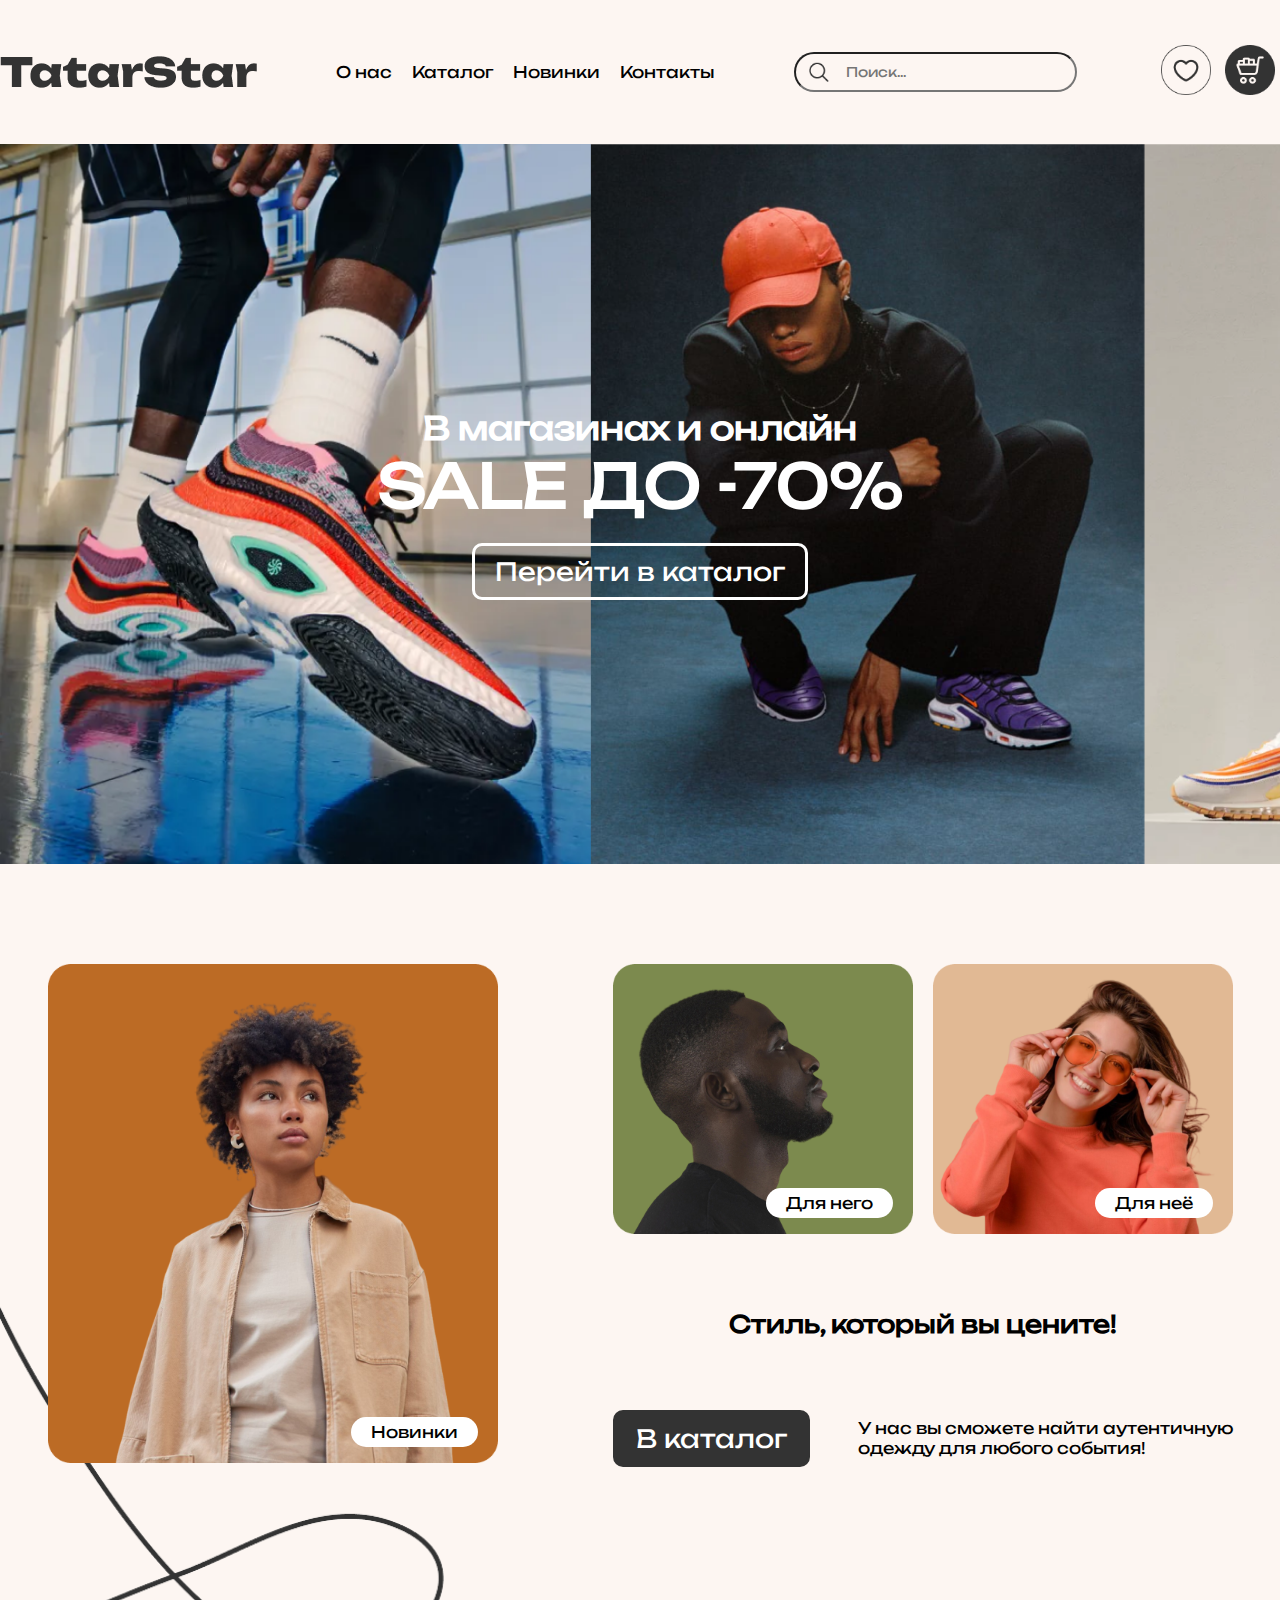
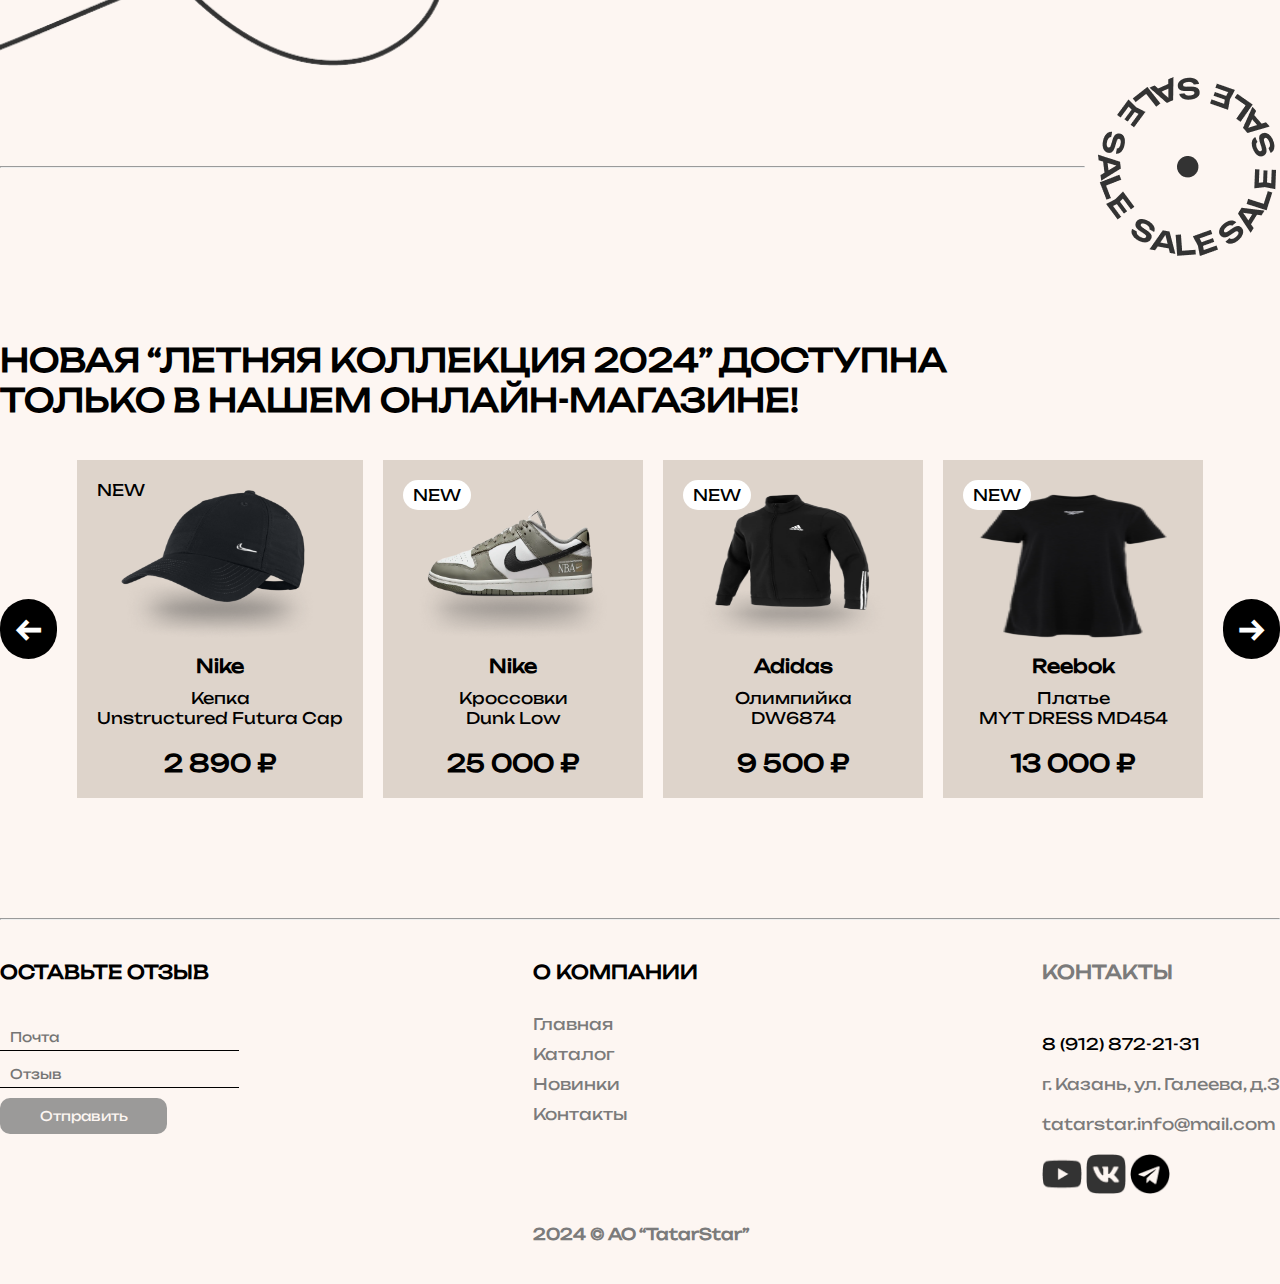
<file: index.html>
<!DOCTYPE html>
<html lang="ru">
  <head>
    <meta charset="UTF-8" />
    <meta name="viewport" content="width=device-width, initial-scale=1.0" />
    <title>Tatarstar</title>
    <link rel="stylesheet" href="assets/css/style.css" />
  </head>
  <body>
    <!-- header start -->
    <header class="content">
      <div class="header-block">
        <img src="assets/images/logo/TatarStar.png" alt="" />
        <nav>
          <a href="index.html">О нас</a>
          <a href="catalog.html">Каталог</a>
          <a href="#">Новинки</a>
          <a href="#">Контакты</a>
        </nav>
        <form>
          <img src="assets/images/header/Vector.png" alt="" />
          <input type="text" placeholder="Поиск..." />
        </form>
        <div class="icons">
          <img src="assets/images/header/icon_2.png" alt="" />
          <a href="bag.html"><img src="assets/images/header/icon.png" alt="" /></a>
        </div>
      </div>
    </header>
    <!-- header end -->

    <!-- banner start -->
    <div class="banner">
      <div class="banner-block content py-80">
        <h1>
          В магазинах и онлайн <br />
          <span>SALE ДО -70%</span>
        </h1>
        <a href="#">Перейти в каталог</a>
      </div>
    </div>
    <!-- banner end -->

    <!-- category start -->
    <div class="category">
      <div class="category-block content">
        <div class="new-img">
          <img class="glav" src="assets/images/category/new.png" alt="" />
          <p class="new-text">Новинки</p>
        </div>
        <div class="cat-info">
          <div class="cat-info-img">
            <div class="he-img">
              <img src="assets/images/category/he.png" alt="" />
              <p class="he-text">Для него</p>
            </div>
            <div class="she-img">
              <img src="assets/images/category/she.png" alt="" />
              <p class="she-text">Для неё</p>
            </div>
          </div>
          <h2>Стиль, который вы цените!</h2>
          <div class="cat-bye">
            <a href="#">В каталог</a>
            <p>
              У нас вы сможете найти аутентичную <br />
              одежду для любого события!
            </p>
          </div>
        </div>
      </div>
    </div>
    <!-- category end -->

    <div class="line content">
      <hr />
      <img src="assets/images/category/round.png" alt="" />
    </div>

    <!-- popular start -->
    <div class="popular content py-80">
      <h1>
        Новая “ЛЕТняя коллекция 2024” доступна <br />
        только в нашем онлайн-магазине!
      </h1>

      <div class="pop-block">
        <div class="pop-slider">
          <h1>←</h1>
        </div>

        <div class="popular-cards">
          <div class="popular-card">
            <div class="pop-card-info">
              <img src="assets/images/popular/kepka.png" alt="" />
              <h3>Nike</h3>
              <p>
                Кепка <br />
                Unstructured Futura Cap
              </p>
              <h2>2 890 ₽</h2>
            </div>
            <p class="new">NEW</p>
          </div>

          <div class="popular-card">
            <div class="pop-card-info">
              <img src="assets/images/popular/kross.png" alt="" />
              <h3>Nike</h3>
              <p>
                Кроссовки <br />
                Dunk Low
              </p>
              <h2>25 000 ₽</h2>
            </div>
            <p class="new-2">NEW</p>
          </div>

          <div class="popular-card">
            <div class="pop-card-info">
              <img src="assets/images/popular/bonber.png" alt="" />
              <h3>Adidas</h3>
              <p>
                Олимпийка <br />
                DW6874
              </p>
              <h2>9 500 ₽</h2>
            </div>
            <p class="new-2">NEW</p>
          </div>

          <div class="popular-card">
            <div class="pop-card-info">
              <img src="assets/images/popular/dress.png" alt="" />
              <h3>Reebok</h3>
              <p>
                Платье <br />
                MYT DRESS MD454
              </p>
              <h2>13 000 ₽</h2>
            </div>
            <p class="new-2">NEW</p>
          </div>
        </div>
        <div class="pop-slider">
          <h1>→</h1>
        </div>
      </div>
    </div>

    <!-- popular end -->

    <hr class="content" />

    <!-- footer start -->
    <footer class="content">
      <form>
        <h3>ОСТАВЬТЕ ОТЗЫВ</h3>
        <input type="text" placeholder="Почта" />
        <input type="text" placeholder="Отзыв" />
        <button>Отправить</button>
      </form>

      <div class="company-info">
        <h3>О КОМПАНИИ</h3>
        <nav>
          <a href="#">Главная</a>
          <a href="catalog.html">Каталог</a>
          <a href="#">Новинки</a>
          <a href="#">Контакты</a>
        </nav>
        <h4>2024 © АО “TatarStar”</h4>
      </div>

      <div class="contact">
        <h3>КОНТАКТЫ</h3>
        <a class="tel" href="tel:8 (912) 872-21-31">8 (912) 872-21-31</a>
        <p>г. Казань, ул. Галеева, д.3</p>
        <a class="mail" href="mailto:tatarstar.info@mail.com"
          >tatarstar.info@mail.com</a
        >
        <div class="social">
          <img src="assets/images/footer/youtube.png" alt="" />
          <img src="assets/images/footer/vk.png" alt="" />
          <img src="assets/images/footer/tg.png" alt="" />
        </div>
      </div>
    </footer>
    <!-- footer end -->
  </body>
</html>
</file>
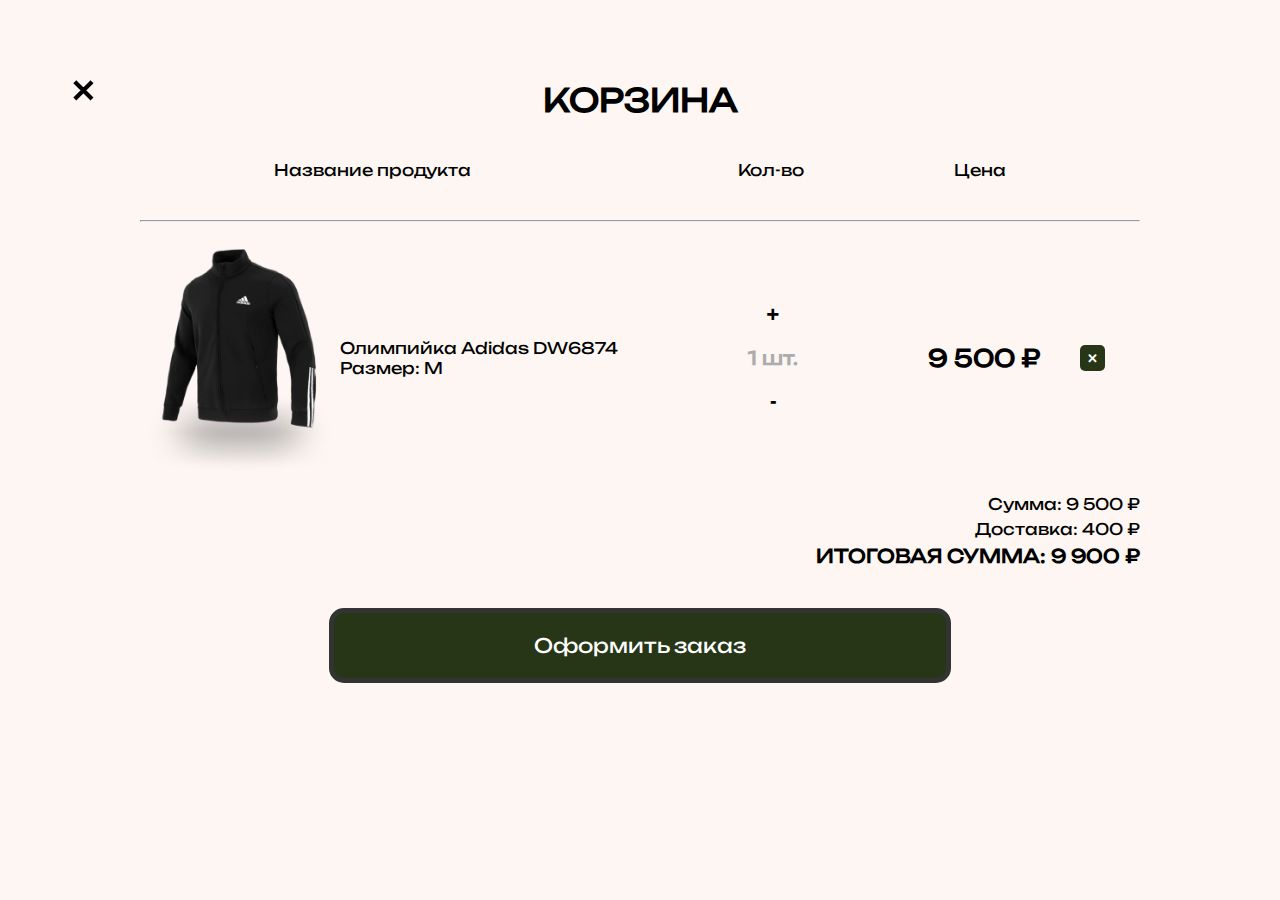
<file: bag.html>
<!DOCTYPE html>
<html lang="ru">
  <head>
    <meta charset="UTF-8" />
    <meta name="viewport" content="width=device-width, initial-scale=1.0" />
    <title>Корзина</title>
    <link rel="stylesheet" href="assets/css/style.css" />
  </head>
  <body>
    <!-- bag start -->
    <div class="bag content py-80">
      <h1 class="close">✕</h1>
      <h1>КОРЗИНА</h1>
      <div class="naimenov">
        <h4>Название продукта</h4>
        <div class="parametr">
          <h4>Кол-во</h4>
          <h4>Цена</h4>
        </div>
      </div>
      <hr class="content" />
      <div class="zakaz">
        <div class="vibor">
          <img src="assets/images/popular/bonber.png" alt="" />
          <div class="zakaz-text">
            <p>Олимпийка Adidas DW6874</p>
            <p>Размер: М</p>
          </div>
        </div>
        <div class="count">
          <h3>+</h3>
          <h3 class="kolvo">1 шт.</h3>
          <h3>-</h3>
        </div>
        <div class="sena">
          <h2>9 500 ₽</h2>
          <h5 class="krest">✕</h5>
        </div>
      </div>

      <div class="itog">
        <p>Сумма: 9 500 ₽</p>
        <p>Доставка: 400 ₽</p>
        <h3>ИТОГОВАЯ СУММА: 9 900 ₽</h3>
      </div>
      <div class="oformlenie">
        <button>Оформить заказ</button>
      </div>
    </div>
    <!-- bag end -->
  </body>
</html>
</file>
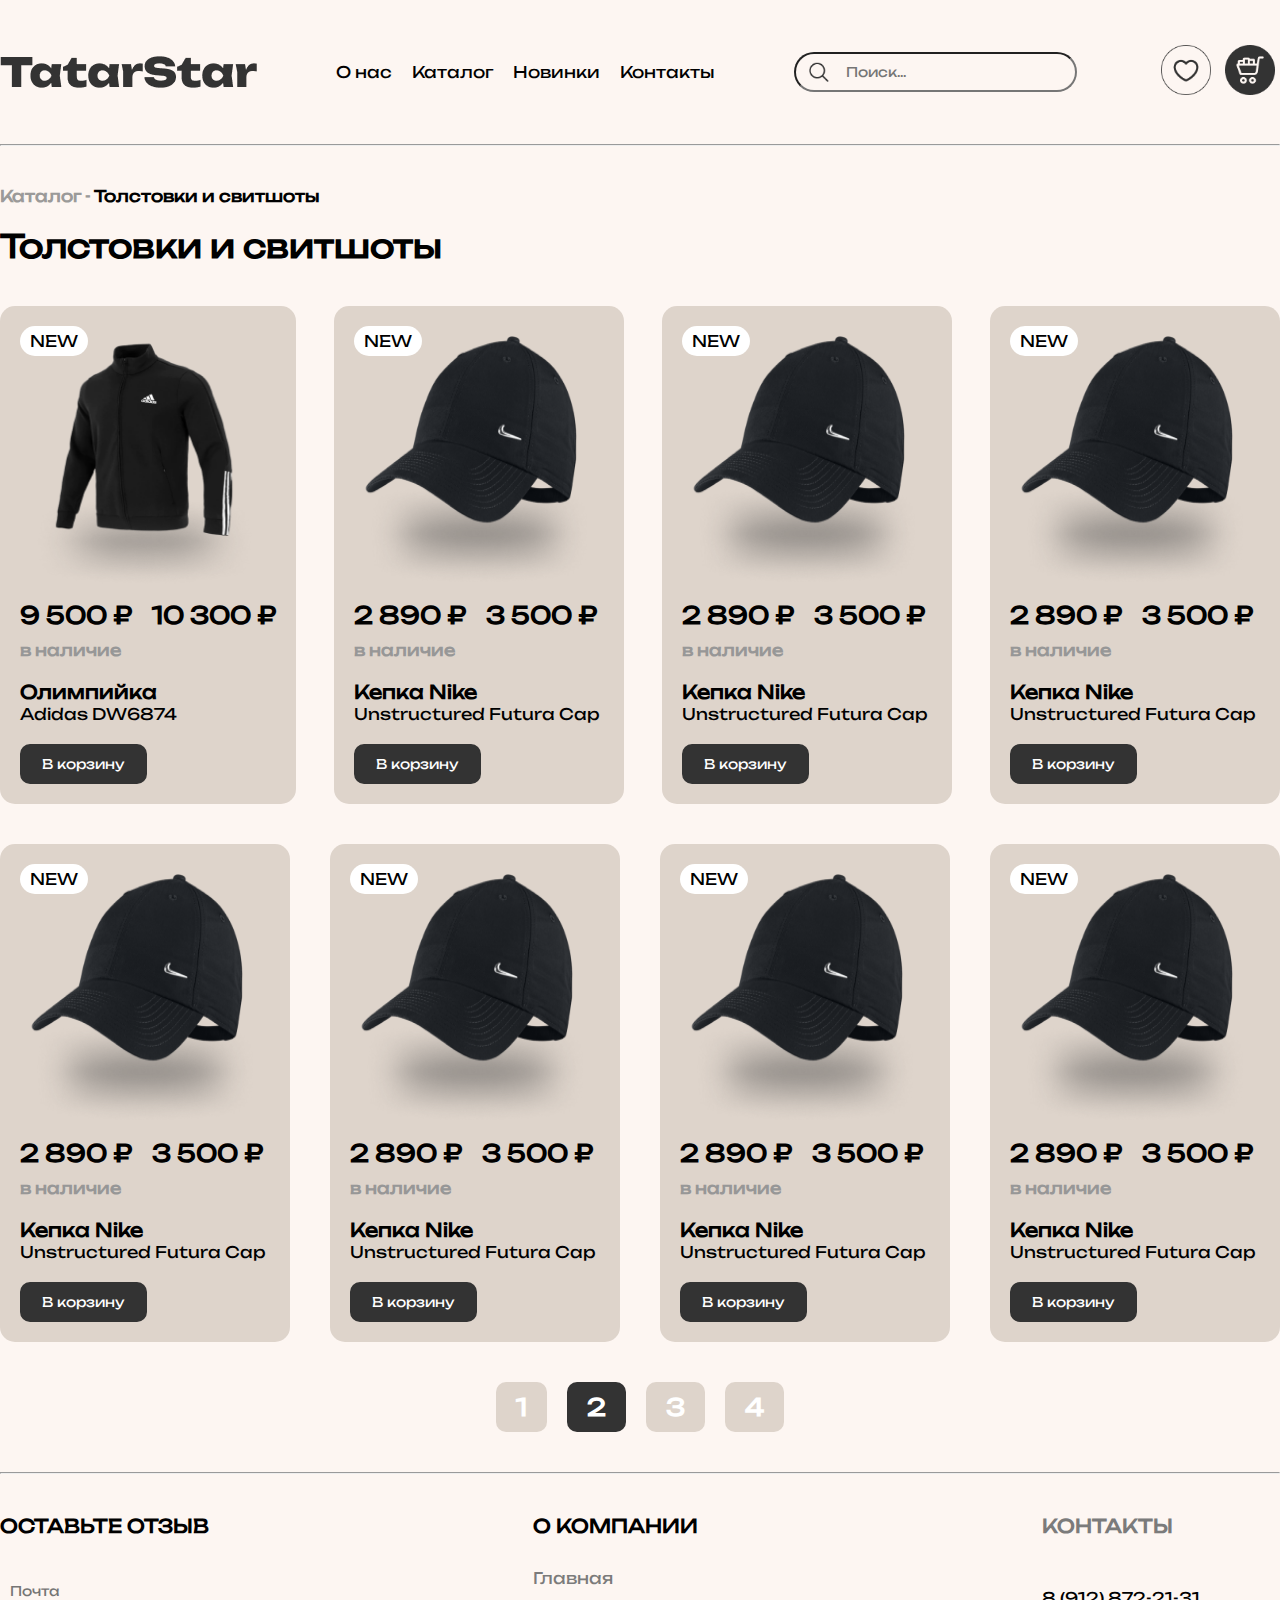
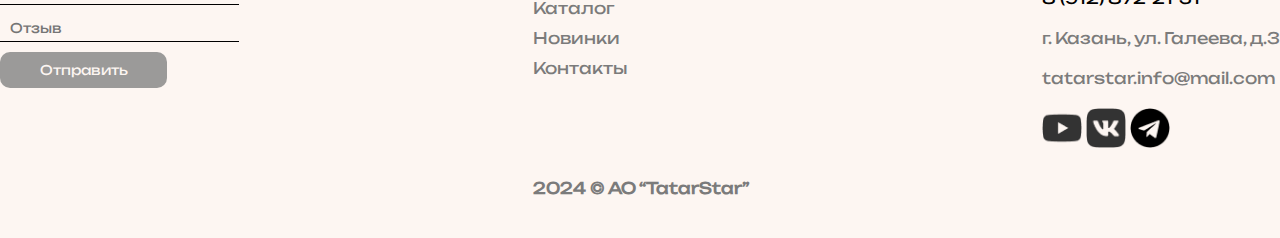
<file: catalog.html>
<!DOCTYPE html>
<html lang="ru">
  <head>
    <meta charset="UTF-8" />
    <meta name="viewport" content="width=device-width, initial-scale=1.0" />
    <title>Каталог</title>
    <link rel="stylesheet" href="assets/css/style.css" />
  </head>
  <body>
    <!-- header start -->
    <header class="content">
      <div class="header-block">
        <img src="assets/images/logo/TatarStar.png" alt="" />
        <nav>
          <a href="index.html">О нас</a>
          <a href="catalog.html">Каталог</a>
          <a href="#">Новинки</a>
          <a href="#">Контакты</a>
        </nav>
        <form>
          <img src="assets/images/header/Vector.png" alt="" />
          <input type="text" placeholder="Поиск..." />
        </form>
        <div class="icons">
          <img src="assets/images/header/icon_2.png" alt="" />
          <a href="bag.html"><img src="assets/images/header/icon.png" alt="" /></a>
        </div>
      </div>
    </header>
    <!-- header end -->
    <hr class="content" />

    <!-- catalog start -->
    <div class="catalog content">
      <h4><span>Каталог -</span> Толстовки и свитшоты</h4>
      <h1>Толстовки и свитшоты</h1>
      <div class="catalog-cards">
        <div class="catalog-card">
          <div class="cat-card-info">
            <a href="tovar_card.html"><img src="assets/images/popular/bonber.png" alt="" /></a>
            <div class="price">
              <h2>9 500 ₽</h2>
              <h2 class="star">10 300 ₽</h2>
            </div>
            <h4>в наличие</h4>
            <h3>Олимпийка</h3>
            <p>Adidas DW6874</p>
            <button>В корзину</button>
          </div>
          <p class="new-3">NEW</p>
        </div>

        <div class="catalog-card">
          <div class="cat-card-info">
            <img src="assets/images/popular/kepka.png" alt="" />
            <div class="price">
              <h2>2 890 ₽</h2>
              <h2 class="star">3 500 ₽</h2>
            </div>
            <h4>в наличие</h4>
            <h3>Кепка Nike</h3>
            <p>Unstructured Futura Cap</p>
            <button>В корзину</button>
          </div>
          <p class="new-3">NEW</p>
        </div>

        <div class="catalog-card">
          <div class="cat-card-info">
            <img src="assets/images/popular/kepka.png" alt="" />
            <div class="price">
              <h2>2 890 ₽</h2>
              <h2 class="star">3 500 ₽</h2>
            </div>
            <h4>в наличие</h4>
            <h3>Кепка Nike</h3>
            <p>Unstructured Futura Cap</p>
            <button>В корзину</button>
          </div>
          <p class="new-3">NEW</p>
        </div>

        <div class="catalog-card">
          <div class="cat-card-info">
            <img src="assets/images/popular/kepka.png" alt="" />
            <div class="price">
              <h2>2 890 ₽</h2>
              <h2 class="star">3 500 ₽</h2>
            </div>
            <h4>в наличие</h4>
            <h3>Кепка Nike</h3>
            <p>Unstructured Futura Cap</p>
            <button>В корзину</button>
          </div>
          <p class="new-3">NEW</p>
        </div>
      </div>

      <div class="catalog-cards">
        <div class="catalog-card">
          <div class="cat-card-info">
            <img src="assets/images/popular/kepka.png" alt="" />
            <div class="price">
              <h2>2 890 ₽</h2>
              <h2 class="star">3 500 ₽</h2>
            </div>
            <h4>в наличие</h4>
            <h3>Кепка Nike</h3>
            <p>Unstructured Futura Cap</p>
            <button>В корзину</button>
          </div>
          <p class="new-3">NEW</p>
        </div>

        <div class="catalog-card">
          <div class="cat-card-info">
            <img src="assets/images/popular/kepka.png" alt="" />
            <div class="price">
              <h2>2 890 ₽</h2>
              <h2 class="star">3 500 ₽</h2>
            </div>
            <h4>в наличие</h4>
            <h3>Кепка Nike</h3>
            <p>Unstructured Futura Cap</p>
            <button>В корзину</button>
          </div>
          <p class="new-3">NEW</p>
        </div>

        <div class="catalog-card">
          <div class="cat-card-info">
            <img src="assets/images/popular/kepka.png" alt="" />
            <div class="price">
              <h2>2 890 ₽</h2>
              <h2 class="star">3 500 ₽</h2>
            </div>
            <h4>в наличие</h4>
            <h3>Кепка Nike</h3>
            <p>Unstructured Futura Cap</p>
            <button>В корзину</button>
          </div>
          <p class="new-3">NEW</p>
        </div>

        <div class="catalog-card">
          <div class="cat-card-info">
            <img src="assets/images/popular/kepka.png" alt="" />
            <div class="price">
              <h2>2 890 ₽</h2>
              <h2 class="star">3 500 ₽</h2>
            </div>
            <h4>в наличие</h4>
            <h3>Кепка Nike</h3>
            <p>Unstructured Futura Cap</p>
            <button>В корзину</button>
          </div>
          <p class="new-3">NEW</p>
        </div>
      </div>
      <div class="paginat content">
        <h2>1</h2>
        <h2 class="click">2</h2>
        <h2>3</h2>
        <h2>4</h2>
      </div>
    </div>
    <!-- catalog end -->

    <hr class="content">

    <!-- footer start -->
    <footer class="content">
        <form>
          <h3>ОСТАВЬТЕ ОТЗЫВ</h3>
          <input type="text" placeholder="Почта" />
          <input type="text" placeholder="Отзыв" />
          <button>Отправить</button>
        </form>
  
        <div class="company-info">
          <h3>О КОМПАНИИ</h3>
          <nav>
            <a href="#">Главная</a>
            <a href="#">Каталог</a>
            <a href="#">Новинки</a>
            <a href="#">Контакты</a>
          </nav>
          <h4>2024 © АО “TatarStar”</h4>
        </div>
  
        <div class="contact">
          <h3>КОНТАКТЫ</h3>
          <a class="tel" href="tel:8 (912) 872-21-31">8 (912) 872-21-31</a>
          <p>г. Казань, ул. Галеева, д.3</p>
          <a class="mail" href="mailto:tatarstar.info@mail.com"
            >tatarstar.info@mail.com</a
          >
          <div class="social">
            <img src="assets/images/footer/youtube.png" alt="" />
            <img src="assets/images/footer/vk.png" alt="" />
            <img src="assets/images/footer/tg.png" alt="" />
          </div>
        </div>
      </footer>
      <!-- footer end -->
  </body>
</html>
</file>
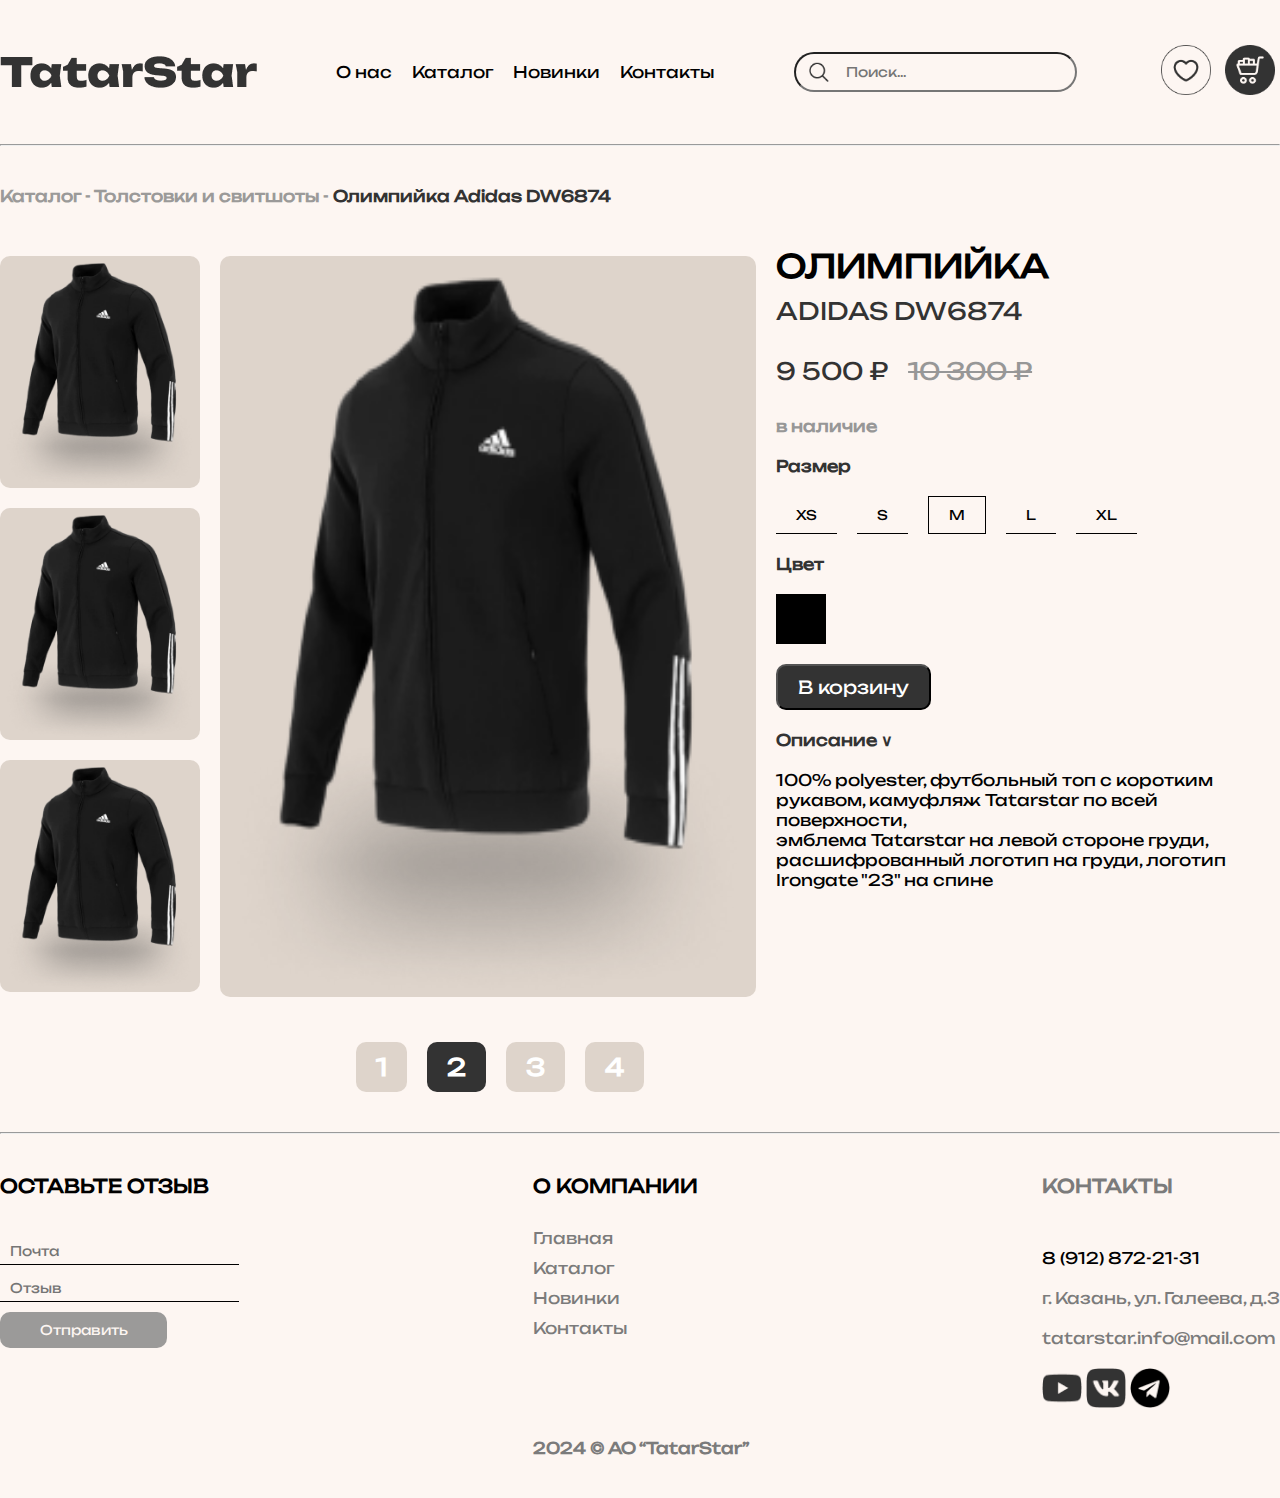
<file: tovar_card.html>
<!DOCTYPE html>
<html lang="ru">
  <head>
    <meta charset="UTF-8" />
    <meta name="viewport" content="width=device-width, initial-scale=1.0" />
    <title>Товар</title>
    <link rel="stylesheet" href="assets/css/style.css" />
  </head>
  <body>
    <!-- header start -->
    <header class="content">
      <div class="header-block">
        <img src="assets/images/logo/TatarStar.png" alt="" />
        <nav>
          <a href="index.html">О нас</a>
          <a href="catalog.html">Каталог</a>
          <a href="#">Новинки</a>
          <a href="#">Контакты</a>
        </nav>
        <form>
          <img src="assets/images/header/Vector.png" alt="" />
          <input type="text" placeholder="Поиск..." />
        </form>
        <div class="icons">
          <img src="assets/images/header/icon_2.png" alt="" />
          <a href="bag.html"><img src="assets/images/header/icon.png" alt="" /></a>
        </div>
      </div>
    </header>
    <!-- header end -->
    <hr class="content" />

    <!-- tovar start -->
    <div class="tovar content">
      <h4>
        <span>Каталог - Толстовки и свитшоты -</span> Олимпийка Adidas DW6874
      </h4>
      <div class="tovar-card">
        <div class="bok-fotos">
          <img src="assets/images/popular/bonber.png" alt="" />
          <img src="assets/images/popular/bonber.png" alt="" />
          <img src="assets/images/popular/bonber.png" alt="" />
        </div>
        <img src="assets/images/popular/bonber.png" alt="" />
        <div class="card-opisanie">
          <h1>ОЛИМПИЙКА</h1>
          <h2>ADIDAS DW6874</h2>
          <div class="price">
            <h2>9 500 ₽</h2>
            <h2 class="star">10 300 ₽</h2>
          </div>
          <h4 class="nal">в наличие</h4>
          <div class="size">
            <h4>Размер</h4>
            <div class="razmer">
              <button>XS</button>
              <button>S</button>
              <button class="nazat">M</button>
              <button>L</button>
              <button>XL</button>
            </div>
          </div>
          <div class="color">
            <h4>Цвет</h4>
            <div class="cher"></div>
          </div>
          <button class="korz">В корзину</button>
          <div class="opisanie">
            <h4>Описание ∨</h4>
            <p>
              100% polyester, футбольный топ с коротким <br />
              рукавом, камуфляж Tatarstar по всей поверхности, <br />
              эмблема Tatarstar на левой стороне груди, <br />
              расшифрованный логотип на груди, логотип <br />
              Irongate "23" на спине
            </p>
          </div>
        </div>
      </div>
      <div class="paginat content">
        <h2>1</h2>
        <h2 class="click">2</h2>
        <h2>3</h2>
        <h2>4</h2>
      </div>
    </div>
    <!-- tovar end -->
    <hr class="content">

    <!-- footer start -->
    <footer class="content">
        <form>
          <h3>ОСТАВЬТЕ ОТЗЫВ</h3>
          <input type="text" placeholder="Почта" />
          <input type="text" placeholder="Отзыв" />
          <button>Отправить</button>
        </form>
  
        <div class="company-info">
          <h3>О КОМПАНИИ</h3>
          <nav>
            <a href="#">Главная</a>
            <a href="#">Каталог</a>
            <a href="#">Новинки</a>
            <a href="#">Контакты</a>
          </nav>
          <h4>2024 © АО “TatarStar”</h4>
        </div>
  
        <div class="contact">
          <h3>КОНТАКТЫ</h3>
          <a class="tel" href="tel:8 (912) 872-21-31">8 (912) 872-21-31</a>
          <p>г. Казань, ул. Галеева, д.3</p>
          <a class="mail" href="mailto:tatarstar.info@mail.com"
            >tatarstar.info@mail.com</a
          >
          <div class="social">
            <img src="assets/images/footer/youtube.png" alt="" />
            <img src="assets/images/footer/vk.png" alt="" />
            <img src="assets/images/footer/tg.png" alt="" />
          </div>
        </div>
      </footer>
      <!-- footer end -->
  </body>
</html>
</file>
<file: assets/css/style.css>
* {
  margin: 0;
  padding: 0;
  box-sizing: border-box;
  list-style: none;
  text-decoration: none;
  font-family: "Unbounded";
  transition: .5s;
}

body {
  background-color: #fdf6f2;
}

@font-face {
  font-family: "Unbounded";
  src: url(../fonts/Unbounded-Regular.ttf);
}

.py-80 {
  padding: 80px 0;
}

.content {
  max-width: 1400px;
  margin: 0 auto;
}

/* header start */
.header-block {
  display: flex;
  justify-content: space-between;
  align-items: center;
  padding: 40px 0;
}

header nav {
  display: flex;
  align-items: center;
  gap: 20px;
}

header nav a {
  color: black;
}

header nav a:hover{
  color: brown;
}

header form img {
  position: absolute;
  top: 10px;
  left: 15px;
  width: 20px;
  height: 20px;
}

header form {
  position: relative;
}

header input {
  padding: 10px 10px 10px 50px;
  border-radius: 20px;
  background-color: #fdf6f2;
}

.icons img {
  width: 50px;
  height: 50px;
  margin: 5px;
}

.icons img:hover{
  transform: scale(1.1);
}

/* header end */

/* banner start */
.banner {
  background: url(../images/banner/banner.png);
  background-size: cover;
  background-repeat: no-repeat;
  height: 80vh;
  display: flex;
  justify-content: center;
}

.banner-block {
  display: flex;
  flex-direction: column;
  align-items: center;
  justify-content: center;
  text-align: center;
  gap: 20px;
}

.banner h1 {
  color: white;
}

.banner h1 span {
  font-size: 60px;
  font-weight: 600;
}

.banner a {
  background-color: transparent;
  padding: 10px 20px;
  border: 3px solid white;
  border-radius: 10px;
  color: white;
  font-size: 25px;
}

.banner a:hover{
  transform: scale(1.1);
  background-color: white;
  color: #333333;
}
/* banner end */

/* category start */
.category {
  background: url(../images/category/Фон.png);
  background-size: cover;
  background-repeat: no-repeat;
  height: 90vh;
}

.category-block {
  display: flex;
  justify-content: space-around;
  gap: 20px;
  padding: 100px 0;
}

.glav {
  width: 450px;
}

.new-img {
  position: relative;
}

.new-text {
  position: absolute;
  bottom: 20px;
  right: 20px;
  background-color: white;
  padding: 5px 20px;
  border-radius: 20px;
}

.cat-info {
  display: flex;
  flex-direction: column;
  justify-content: space-between;
}

.cat-info-img {
  display: flex;
  justify-content: space-between;
  gap: 20px;
}

.cat-info-img img {
  width: 300px;
}

.he-img {
  position: relative;
}

.he-text {
  position: absolute;
  bottom: 20px;
  right: 20px;
  background-color: white;
  padding: 5px 20px;
  border-radius: 20px;
}

.she-img {
  position: relative;
}

.she-text {
  position: absolute;
  bottom: 20px;
  right: 20px;
  background-color: white;
  padding: 5px 20px;
  border-radius: 20px;
}

.category h2 {
  text-align: center;
}

.cat-bye {
  display: flex;
  align-items: center;
  justify-content: space-between;
  gap: 20px;
}

.cat-bye a {
  color: white;
  background-color: #333333;
  border: 3px solid #333333;
  border-radius: 10px;
  padding: 10px 20px;
  font-size: 25px;
}

.cat-bye a:hover{
  background-color: transparent;
  color: #333333;
}

/* category end */

.line {
  display: flex;
  align-items: center;
  gap: 10px;
}

.line hr {
  width: 1200px;
}

/* popular start */
.pop-block {
  display: flex;
  align-items: center;
  justify-content: space-between;
  gap: 20px;
}

.popular h1 {
  text-transform: uppercase;
}

.popular-cards {
  display: flex;
  align-items: center;
  gap: 20px;
  margin: 40px 0;
}

.popular-card {
  position: relative;
}

.popular-card img {
  width: 200px;
  height: 150px;
  margin: 10px;
}

.pop-card-info {
  text-align: center;
  padding: 20px;
  background-color: #ded4cb;
}

.new {
  position: absolute;
  top: 20px;
  left: 20px;
}

.new-2 {
  position: absolute;
  top: 20px;
  left: 20px;
  background-color: white;
  padding: 5px 10px;
  border-radius: 20px;
}

.popular h3 {
  margin-bottom: 10px;
}

.popular p {
  margin-bottom: 20px;
}

.pop-slider h1 {
  color: white;
  background-color: black;
  padding: 10px 15px;
  border-radius: 100px;
}
/* popular end */

/* footer start */
footer {
  padding: 40px 0;
  display: flex;
  justify-content: space-between;
}

footer h3 {
  margin-bottom: 30px;
}

footer h4 {
  margin-top: 100px;
  color: #7b7b7b;
}

footer form {
  display: flex;
  flex-direction: column;
  gap: 10px;
}

footer form input {
  color: #7b7b7b;
  padding: 5px 10px;
  border: none;
  border-bottom: 1px solid black;
  background-color: #fdf6f2;
  outline: none;
}

footer form button {
  color: #fdf6f2;
  padding: 10px;
  background-color: #9b9a99;
  border: none;
  border-radius: 10px;
  width: 70%;
}

footer form button:hover{
  background-color: #333333;
}

footer nav {
  display: flex;
  flex-direction: column;
  gap: 10px;
}

footer nav a {
  color: #7b7b7b;
}

footer nav a:hover{
  color: brown;
}

.contact {
  display: flex;
  flex-direction: column;
  gap: 20px;
}

.tel {
  color: black;
}

.contact,
.mail {
  color: #7b7b7b;
}

.social img {
  width: 40px;
  height: 40px;
}
/* footer end */

/* catalog start */
.catalog {
  padding: 40px 0;
}

.catalog h4 span {
  color: #9b9a99;
}

.catalog h1 {
  margin: 20px 0;
}

.catalog-cards {
  display: flex;
  justify-content: space-between;
  align-items: center;
  gap: 20px;
  margin: 40px 0;
}

.catalog-card {
  background-color: #ded4cb;
  padding: 20px;
  border-radius: 15px;
  position: relative;
}

.new-3 {
  position: absolute;
  top: 20px;
  left: 20px;
  padding: 5px 10px;
  background-color: white;
  border-radius: 20px;
}

.price {
  display: flex;
  gap: 20px;
  margin-bottom: 10px;
}

.card-opisanie .star {
  text-decoration: line-through;
  color: #979797;
}

.card-opisanie  .nal{
    color: #979797;
}

.catalog-card h4 {
  color: #979797;
  margin-bottom: 20px;
}

.catalog-card p {
  margin-bottom: 20px;
}

.catalog-card img {
  margin: 10px;
  width: 230px;
  height: 250px;
}

.catalog-card button {
  color: white;
  background-color: #333333;
  border: 2px solid #333333;
  border-radius: 10px;
  padding: 10px 20px;
}

.catalog-card button:hover{
  background-color: transparent;
  color: #333333;
}

.paginat {
  display: flex;
  gap: 20px;
  justify-content: center;
}

.paginat h2:hover{
  background-color: #333333;
}

.paginat .click {
  background-color: #333333;
}

.paginat h2 {
  color: white;
  background-color: #ded4cb;
  padding: 10px 20px;
  border-radius: 10px;
}

/* catalog end */

/* tovar start */
.tovar{
    padding: 40px 0;
}

.tovar h4{
    color: #333333;
    margin-bottom: 20px;
}

.tovar h4 span{
    color: #9B9A99;
}

.tovar-card{
    display: flex;
    justify-content: space-around;
    margin: 40px 0;
    gap: 20px;
}

.tovar-card img{
    width: 550px;
    background-color: #DED4CB;
    margin: 10px 0 5px;
    border-radius: 10px;
}

.bok-fotos{
    display: flex;
    flex-direction: column;
}

.bok-fotos img{
    width: 200px;
    background-color: #DED4CB;
    margin: 10px 0;
    border-radius: 10px;
}

.razmer{
    display: flex;
    gap: 20px;
}

.color{
    margin: 20px 0;
}

.cher{
    width: 50px;
    height: 50px;
    background-color: black;
}

.card-opisanie h2{
    color: #333333;
    font-weight: 500;
    margin: 10px 0 20px;
}

.razmer button{
    border: none;
    background-color: #fdf6f2;
    border-bottom: 1px solid black;
    padding: 10px 20px;
}

.razmer .nazat{
    border: 1px solid black;
}

.korz{
    color: white;
    background-color: #333333;
    padding: 10px 20px;
    border-radius: 10px;
    font-size: 18px;
    margin-bottom: 20px;
}

.tovar .paginat{
    margin-left: -200px;
}
/* tovar end */

/* bag start */
.close{
  position: fixed;
  top: 70px;
  left: 70px;
}

.bag{
  max-width: 1000px;
}

.bag h1{
  text-align: center;
}

.naimenov{
  display: flex;
  justify-content: space-around;
  margin: 40px 0;
}

.naimenov h4{
  font-weight: 300;
}

.parametr{
  display: flex;
  gap: 150px;
}

.zakaz{
  margin: 20px 0;
  display: flex;
  align-items: center;
  gap: 130px;
}

.vibor{
  display: flex;
  align-items: center;
}

.vibor img{
  width: 200px;
}

.count{
  display: flex;
  flex-direction: column;
  align-items: center;
  gap: 20px;
}

.kolvo{
  color: #acacac;
}

.sena{
  display: flex;
  align-items: center;
  gap: 40px;
}

.krest{
  color: white;
  background-color: #283618;
  padding: 5px 7px;
  border-radius: 5px;
}

.itog{
  text-align: right;
}

.itog p{
  margin: 5px 0;
}

.oformlenie{
  margin: 40px 0;
  text-align: center;
}

.oformlenie button{
  color: white;
  font-size: 20px;
  background-color: #283618;
  border: 5px solid #333333;
  padding: 20px 200px;
  border-radius: 15px;
}

.oformlenie button:hover{
  background-color: transparent;
  color: #333333;
}
/* bag end */
</file>
